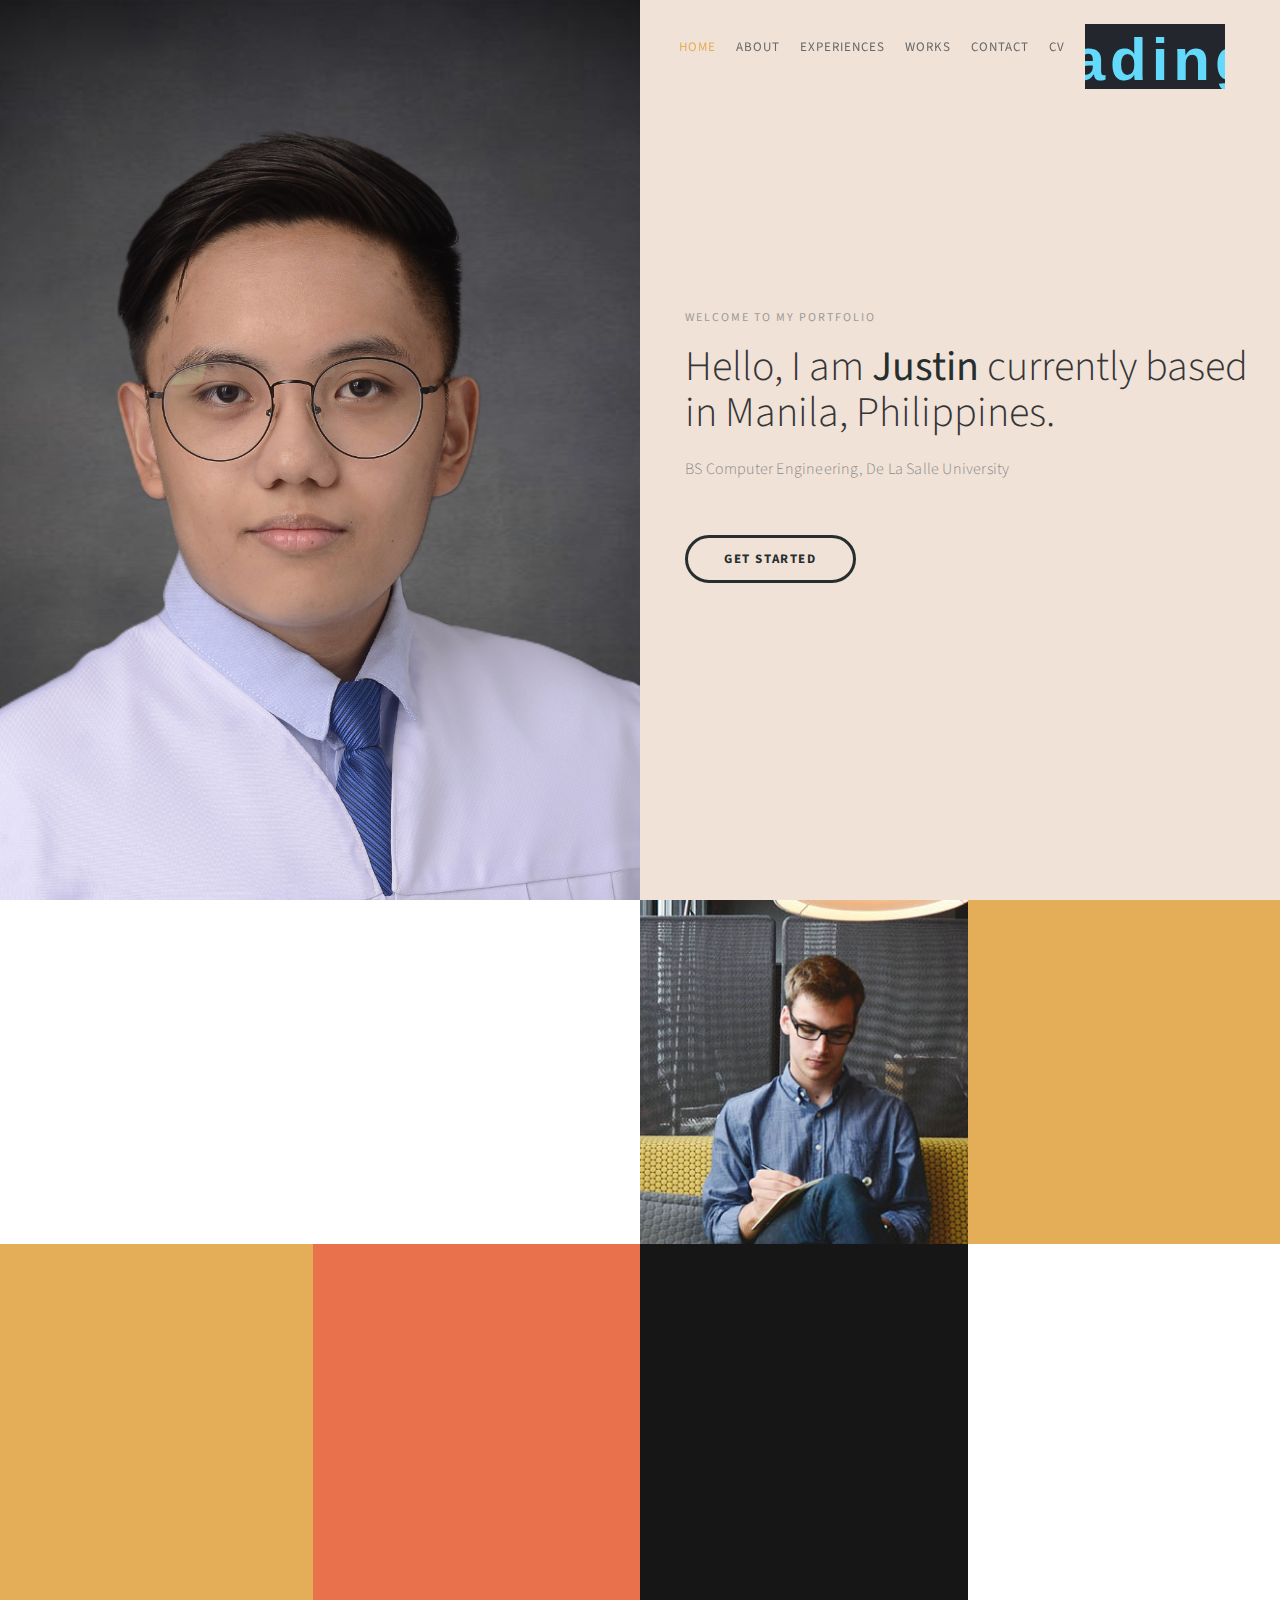
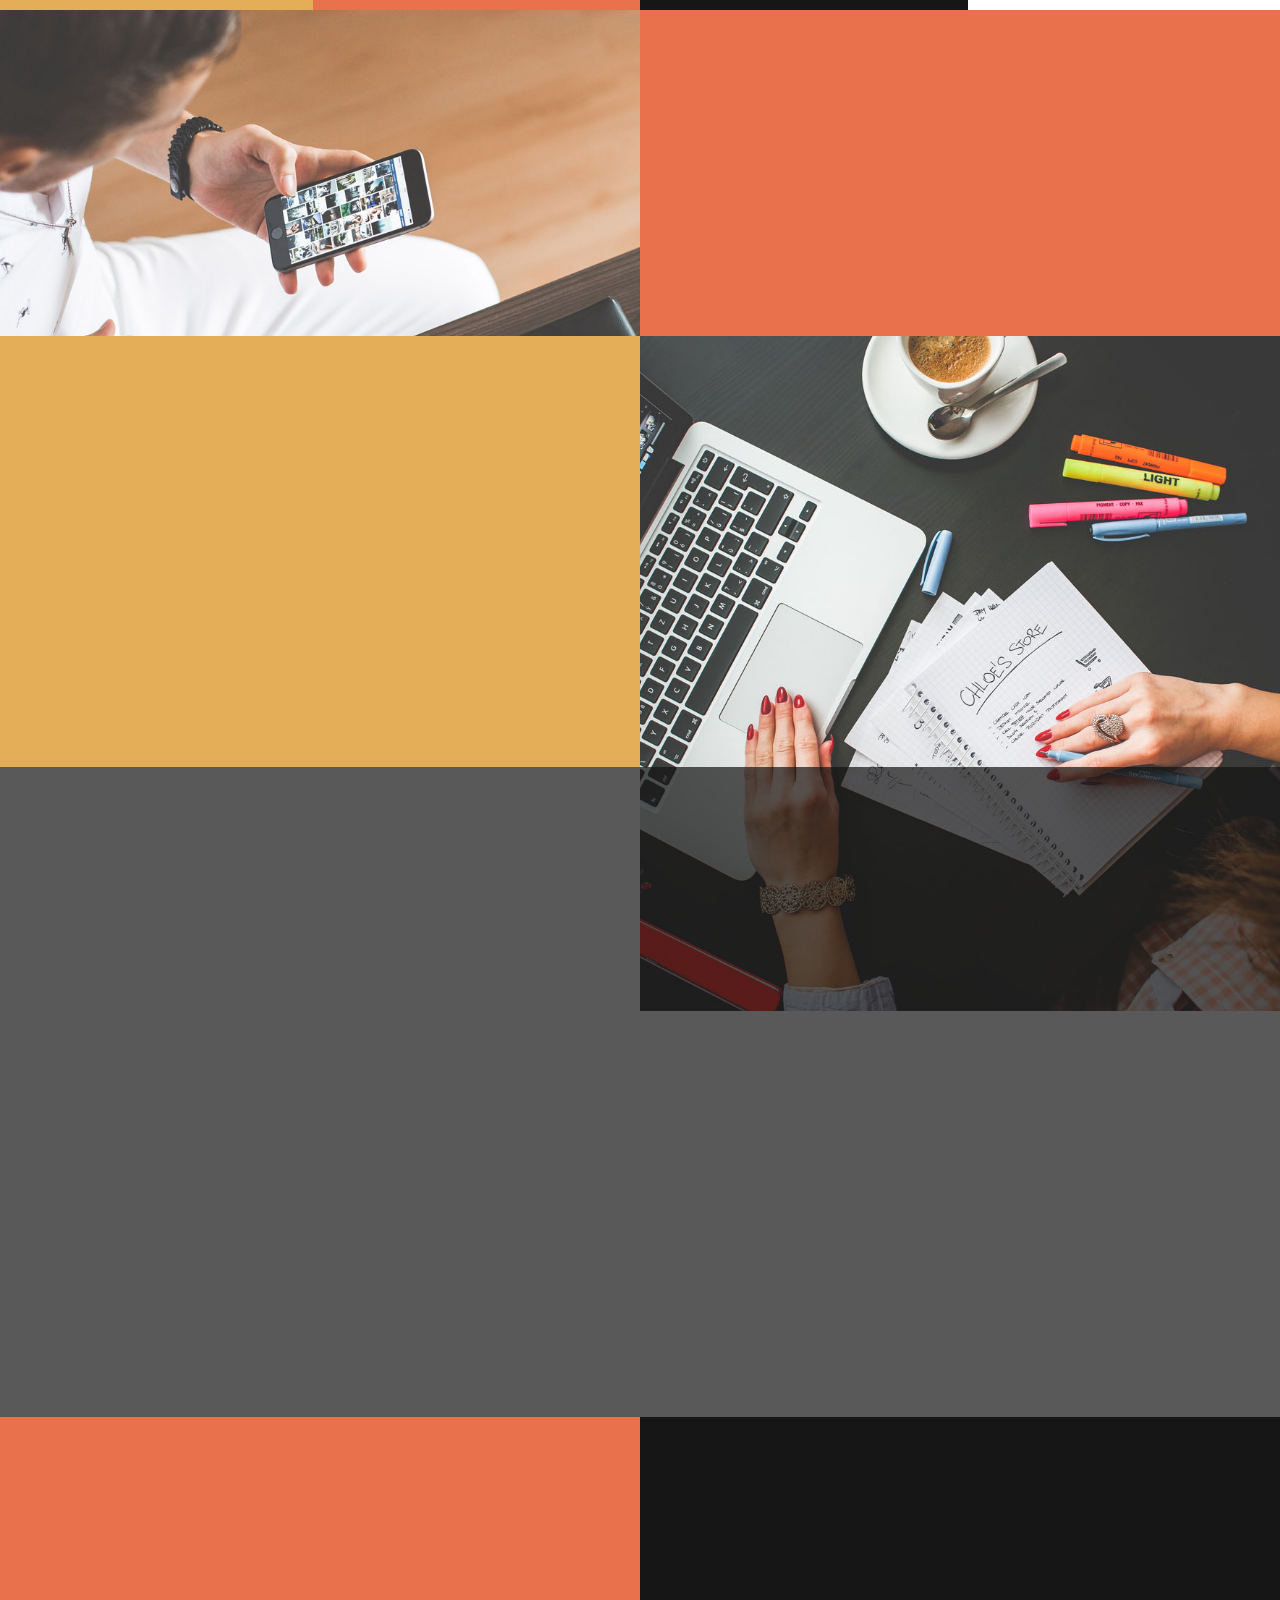
<file: index.html>
<!DOCTYPE html>
<html lang="en">

<head>

     <meta charset="UTF-8">
     <meta http-equiv="X-UA-Compatible" content="IE=Edge">
     <meta name="description" content="">
     <meta name="keywords" content="">
     <meta name="author" content="templatemo">
     <meta name="viewport" content="width=device-width, initial-scale=1, maximum-scale=1">

     <title>Justin Valenzuela's Portfolio</title>

     <link rel="stylesheet" href="css/bootstrap.min.css">
     <link rel="stylesheet" href="css/animate.css">
     <link rel="stylesheet" href="https://cdnjs.cloudflare.com/ajax/libs/font-awesome/6.4.0/css/all.min.css">
     <link rel="stylesheet" href="css/style.css">

     <link href="https://fonts.googleapis.com/css?family=Source+Sans+Pro:300,400,700" rel="stylesheet">

</head>

<body data-spy="scroll" data-target=".navbar-collapse" data-offset="50">


     <!-- PRE LOADER -->

     <div class="preloader">
          <div class="spinner">
               <span class="spinner-rotate"></span>
          </div>
     </div>


     <!-- Navigation Section -->

     <div class="navbar navbar-fixed-top custom-navbar" role="navigation">
          <div class="container">

               <div class="navbar-header">
                    <button class="navbar-toggle" data-toggle="collapse" data-target=".navbar-collapse">
                         <span class="icon icon-bar"></span>
                         <span class="icon icon-bar"></span>
                         <span class="icon icon-bar"></span>
                    </button>
               </div>

               <div class="row">
                    <div class="col-md-6 col-md-offset-6 col-sm-12">

                         <div class="collapse navbar-collapse">
                              <ul class="nav navbar-nav navbar-right">
                                   <li><a href="#home" class="smoothScroll">Home</a></li>
                                   <li><a href="#about" class="smoothScroll">About</a></li>
                                   <li><a href="#experience" class="smoothScroll">Experiences</a></li>
                                   <li><a href="#works" class="smoothScroll">Works</a></li>
                                   <li><a href="#contact" class="smoothScroll">Contact</a></li>
                                   <li><a href="#cv" class="smoothScroll">CV</a></li>

                                   <li style="padding-top: 12px; padding-left: 10px;">
                                        <iframe src="clock.html"
                                             style="border:none; width: 140px; height: 65px; overflow:hidden;"
                                             scrolling="no"></iframe>
                                   </li>
                              </ul>
                         </div>

                    </div>
               </div>
          </div>
     </div>


     <!-- Home Section -->

     <section id="home" class="parallax-section">
          <div class="container">
               <div class="row">

                    <div class="col-md-6 col-sm-6">
                         <div class="home-img"></div>
                    </div>

                    <div class="col-md-6 col-sm-6">
                         <div class="home-thumb">
                              <div class="section-title">
                                   <h4 class="wow fadeInUp" data-wow-delay="0.3s">Welcome to my portfolio</h4>
                                   <h1 class="wow fadeInUp" data-wow-delay="0.6s">Hello, I am <strong>Justin</strong>
                                        currently based in Manila, Philippines.</h1>
                                   <p class="wow fadeInUp" data-wow-delay="0.9s">BS Computer Engineering, De La Salle
                                        University

                                   </p>

                                   <a href="#about" class="wow fadeInUp smoothScroll section-btn btn btn-success"
                                        data-wow-delay="1.4s">Get Started</a>

                              </div>
                         </div>
                    </div>


               </div>
          </div>
     </section>


     <!-- About Section -->

     <section id="about" class="parallax-section">
          <div class="container">
               <div class="row">

                    <div class="col-md-6 col-sm-12">
                         <div class="about-thumb">
                              <div class="wow fadeInUp section-title" data-wow-delay="0.4s">
                                   <h1>Justin Miguel Salvador Valenzuela</h1>
                                   <p class="color-yellow">BS Computer Engineering</p>
                              </div>
                              <div class="wow fadeInUp" data-wow-delay="0.8s">
                                   <p>Born June 5, 2004 in Quezon City, Philippines</p>
                                   <p>My goal is to become a successful Computer Engineer and Businessman in the future.
                                   </p>
                              </div>
                         </div>
                    </div>

                    <div class="col-md-3 col-sm-6">
                         <div class="background-image about-img"></div>
                    </div>

                    <div class="bg-yellow col-md-3 col-sm-6">
                         <div class="skill-thumb">
                              <div class="wow fadeInUp section-title color-white" data-wow-delay="1.2s">
                                   <h1>My Skills</h1>
                                   <p class="color-white">Python, Java, C</p>
                              </div>

                              <div class=" wow fadeInUp skills-thumb" data-wow-delay="1.6s">
                                   <strong>Python</strong>
                                   <span class="color-white pull-right">90%</span>
                                   <div class="progress">
                                        <div class="progress-bar progress-bar-primary" role="progressbar"
                                             aria-valuenow="90" aria-valuemin="0" aria-valuemax="100"
                                             style="width: 90%;"></div>
                                   </div>

                                   <strong>Java</strong>
                                   <span class="color-white pull-right">70%</span>
                                   <div class="progress">
                                        <div class="progress-bar progress-bar-primary" role="progressbar"
                                             aria-valuenow="70" aria-valuemin="0" aria-valuemax="100"
                                             style="width: 70%;"></div>
                                   </div>

                                   <strong>C</strong>
                                   <span class="color-white pull-right">50%</span>
                                   <div class="progress">
                                        <div class="progress-bar progress-bar-primary" role="progressbar"
                                             aria-valuenow="50" aria-valuemin="0" aria-valuemax="100"
                                             style="width: 50%;"></div>
                                   </div>
                              </div>

                         </div>
                    </div>

               </div>
          </div>
     </section>


     <!-- Hobbies Section -->

     <section id="hobbies" class="parallax-section">
          <div class="container">
               <div class="row">

                    <div class="bg-yellow col-md-3 col-sm-6">
                         <div class="wow fadeInUp color-white hobbies-thumb" data-wow-delay="0.8s">
                              <i class="fa fa-gamepad"></i>
                              <h3>Video Games</h3>
                              <p class="color-white">I like to play League of Legends in my free time to reduce stress
                                   from school.</p>
                         </div>
                    </div>

                    <div class="col-md-3 col-sm-6">
                         <div class="wow fadeInUp color-white hobbies-thumb" data-wow-delay="1.2s">
                              <i class="fa fa-solid fa-dumbbell"></i>
                              <h3>Gym</h3>
                              <p class="color-white">I go to the gym regularly to stay fit and achieve my fitness goals.
                              </p>
                         </div>
                    </div>

                    <div class="bg-dark col-md-3 col-sm-6">
                         <div class="wow fadeInUp color-white hobbies-thumb" data-wow-delay="1.6s">
                              <i class="fa fa-solid fa-basketball"></i>
                              <h3>Sports</h3>
                              <p class="color-white">I also enjoy playing sports like basketball and running aside from
                                   going to the gym to stay active.</p>
                         </div>
                    </div>

                    <div class="bg-white col-md-3 col-sm-6">
                         <div class="wow fadeInUp hobbies-thumb" data-wow-delay="1.8s">
                              <i class="fa fa-brands fa-html5"></i>
                              <h3>Coding</h3>
                              <p>I try to practice coding regularly to improve my skills and gain more experience.</p>
                         </div>
                    </div>

               </div>
          </div>
     </section>


     <!-- Experience Section -->

     <section id="experience" class="parallax-section">
          <div class="container">
               <div class="row">

                    <div class="col-md-6 col-sm-6">
                         <div class="background-image experience-img"></div>
                    </div>

                    <div class="col-md-6 col-sm-6">
                         <div class="color-white experience-thumb">
                              <div class="wow fadeInUp section-title" data-wow-delay="0.8s">
                                   <h1>My Experiences</h1>
                              </div>

                              <div class="wow fadeInUp color-white media" data-wow-delay="1.2s">
                                   <div class="media-object media-left">
                                        <i class="fa fa-laptop"></i>
                                   </div>
                                   <div class="media-body">
                                        <h3 class="media-heading">Graphic Designer <small>2023 Jul - Present</small>
                                        </h3>
                                   </div>
                              </div>

                              <div class="wow fadeInUp color-white media" data-wow-delay="1.6s">
                                   <div class="media-object media-left">
                                        <i class="fa fa-laptop"></i>
                                   </div>
                                   <div class="media-body">
                                        <h3 class="media-heading">Fiverr Freelancer <small>2023 Oct - Present</small>
                                        </h3>
                                   </div>
                              </div>

                         </div>
                    </div>

               </div>
          </div>
     </section>


     <!-- Education Section -->

     <section id="education" class="parallax-section">
          <div class="container">
               <div class="row">

                    <div class="col-md-6 col-sm-6">
                         <div class="color-white education-thumb">
                              <div class="wow fadeInUp section-title" data-wow-delay="0.8s">
                                   <h1>My Education</h1>
                              </div>

                              <div class="wow fadeInUp color-white media" data-wow-delay="1.2s">
                                   <div class="media-object media-left">
                                        <i class="fa fa-laptop"></i>
                                   </div>
                                   <div class="media-body">
                                        <h3 class="media-heading">TD&S Hope Christian Academy <small>2008 - 20</small>
                                        </h3>
                                   </div>
                              </div>

                              <div class="wow fadeInUp color-white media" data-wow-delay="1.6s">
                                   <div class="media-object media-left">
                                        <i class="fa fa-laptop"></i>
                                   </div>
                                   <div class="media-body">
                                        <h3 class="media-heading">Falcon School <small>2015 - 2023</small></h3>
                                   </div>

                              </div>

                              <div class="wow fadeInUp color-white media" data-wow-delay="1.6s">
                                   <div class="media-object media-left">
                                        <i class="fa fa-laptop"></i>
                                   </div>
                                   <div class="media-body">
                                        <h3 class="media-heading">De La Salle University <small>2023 - Present</small>
                                        </h3>
                                        <p class="color-white">Bachelor of Science in Computer Engineering</p>
                                   </div>
                              </div>

                         </div>
                    </div>

                    <div class="col-md-6 col-sm-6">
                         <div class="background-image education-img"></div>
                    </div>

               </div>
          </div>
     </section>


     <!-- Works Section -->

<section id="works" class="parallax-section">
          <div class="overlay"></div>
          <div class="container">
               <div class="row">

                    <div class="col-md-offset-1 col-md-10 col-sm-12">
                         <i class="wow fadeInUp fa fa-star" data-wow-delay="0.6s"></i>
                         <h2 class="wow fadeInUp" data-wow-delay="0.8s">Alcatrem Website</h2>
                         <p class="wow fadeInUp" data-wow-delay="1s">2025</p>
                         
                         <h2 class="wow fadeInUp" data-wow-delay="0.8s">Physics Ball</h2>
                         <p class="wow fadeInUp" data-wow-delay="1s">2026</p>
                         <button id="toggle-ball-btn" class="section-btn btn btn-success wow fadeInUp" style="background-color: #ffcc00; color: #000; font-weight:bold;" data-wow-delay="1.2s ">
                             Play Physics Demo
                         </button>

                         <div id="ball-wrapper" style="display:none; margin-top: 30px; padding-bottom: 20px;">
                             <div id="court">
                                 <div id="ball"></div>
                             </div>
                             <div class="controls" style="margin-top: 15px;">
                                 <button id="reset-ball-btn" class="btn" style="background-color: #ffcc00; color: #000; font-weight:bold;">
                                     Throw Ball Again
                                 </button>
                             </div>
                         </div>
                    </div>

               </div>
          </div>
     </section>


     <!-- Contact Section -->

     <section id="contact" class="parallax-section">
          <div class="container">
               <div class="row">

                    <div class="col-md-6 col-sm-12">
                         <div class="contact-form">
                              <div class="wow fadeInUp section-title" data-wow-delay="0.2s">
                                   <h1 class="color-white">Contact me</h1>
                                   <p class="color-white">Feel free to message me anytime through the form below.</p>
                              </div>

                              <div id="contact-form">
                                   <form action="https://formsubmit.co/9996a7243a4bfaba563b73ab48a0fa82" method="POST"
                                        id="portfolio-contact-form" novalidate>

                                        <input type="hidden" name="_subject" value="New Message from Portfolio">
                                        <input type="hidden" name="_captcha" value="false">
                                        <input type="hidden" name="_autoresponse"
                                             value="Thank you for your message. I will get back to you shortly.">

                                        <div class="wow fadeInUp" data-wow-delay="1s">
                                             <input name="fullname" type="text" class="form-control" id="fullname"
                                                  placeholder="Your Name" required minlength="2">
                                             <small class="error-message text-danger" style="display:none;"></small>
                                        </div>

                                        <div class="wow fadeInUp" data-wow-delay="1.2s">
                                             <input name="email" type="email" class="form-control" id="email"
                                                  placeholder="Your Email" required>
                                             <small class="error-message text-danger" style="display:none;"></small>
                                        </div>

                                        <div class="wow fadeInUp" data-wow-delay="1.4s">
                                             <textarea name="message" rows="5" class="form-control" id="message"
                                                  placeholder="Write your message..." required
                                                  minlength="10"></textarea>
                                             <small class="error-message text-danger" style="display:none;"></small>
                                        </div>

                                        <div class="wow fadeInUp col-md-6 col-sm-8" data-wow-delay="1.6s">
                                             <input name="submit" type="submit" class="form-control" id="submit"
                                                  value="Send">
                                        </div>

                                        <div class="col-md-12 col-sm-12 wow fadeInUp" data-wow-delay="1.8s">
                                             <p id="form-feedback" class="text-center"
                                                  style="display:none; font-weight:bold; margin-top:10px;"></p>
                                        </div>
                                   </form>
                              </div>

                              <script src="js/app.js"></script>

                         </div>
                    </div>

                    <div class="bg-dark col-md-6 col-sm-6">
                         <div class="contact-thumb">
                              <div class="wow fadeInUp contact-info" data-wow-delay="0.6s">
                                   <h3 class="color-white">Visit my office</h3>
                                   <p>123 Street, Manila, Philippines</p>
                              </div>

                              <div class="wow fadeInUp contact-info" data-wow-delay="0.8s">
                                   <h3 class="color-white">Contact Details</h3>
                                   <p><i class="fa fa-phone"></i> +63 123 123 1234</p>
                                   <p><i class="fa fa-regular fa-envelope"></i> <a
                                             href="mailto:hello@company.co">abcd@gmail.com</a></p>
                              </div>

                         </div>
                    </div>

               </div>
          </div>
     </section>

     <!-- CV Section -->

     <section id="cv">
          <div class="container">
               <div class="cv-flex-container">

                    <div class="cv-title-block wow fadeInUp" data-wow-delay="0.2s">

                         <div class="cv-img-wrapper">
                              <img src="img/home-img.jpg" alt="Justin Valenzuela" class="cv-profile-pic">
                         </div>
                         <h1 class="color-white">Curriculum Vitae</h1>
                         <p class="color-yellow">Computer Engineering | Graphic Design | Freelance</p>
                    </div>

                    <div class="cv-content-row">
                         <div class="cv-column wow fadeInUp" data-wow-delay="0.4s">
                              <div class="cv-card">
                                   <h3 class="color-yellow"><i class="fa fa-graduation-cap"></i> Education</h3>
                                   <div class="cv-item">
                                        <h4>De La Salle University</h4>
                                        <small>2023 - Present</small>
                                        <p>BS Computer Engineering</p>
                                   </div>
                                   <div class="cv-item">
                                        <h4>Falcon School</h4>
                                        <small>2015 - 2023</small>
                                   </div>
                                   <div class="cv-item">
                                        <h4>TD&S Hope Christian Academy</h4>
                                        <small>2008 - 2015</small>
                                   </div>
                              </div>
                         </div>

                         <div class="cv-column wow fadeInUp" data-wow-delay="0.6s">
                              <div class="cv-card">
                                   <h3 class="color-yellow"><i class="fa fa-briefcase"></i> Experience</h3>
                                   <div class="cv-item">
                                        <h4>Fiverr Freelancer</h4>
                                        <small>Oct 2023 - Present</small>
                                        <p>Handling global design contracts and digital asset creation.</p>
                                   </div>
                                   <div class="cv-item">
                                        <h4>Graphic Designer</h4>
                                        <small>Jul 2023 - Present</small>
                                        <p>Specializing in brand identity and visual communication.</p>
                                   </div>
                              </div>
                         </div>
                    </div>

                    <div class="cv-content-row">
                         <div class="cv-column wow fadeInUp" data-wow-delay="0.8s">
                              <div class="cv-card">
                                   <h3 class="color-yellow"><i class="fa fa-code-fork"></i> Featured Project</h3>
                                   <div class="cv-item">
                                        <h4>Alcatrem Website</h4>
                                        <small>Frontend Developer | 2025</small>
                                        <p>Led the user interface development, focusing on responsive layouts and
                                             interactive components to ensure a seamless user experience.</p>
                                        <hr style="border-color: #333;">
                                        <h4 style="font-size: 14px;">Technical Focus:</h4>
                                        <p>Modular CSS, Bootstrap Grid System, Flexbox Architecture, and UI
                                             Optimization.</p>
                                   </div>
                              </div>
                         </div>

                         <div class="cv-column wow fadeInUp" data-wow-delay="1.0s">
                              <div class="cv-card">
                                   <h3 class="color-yellow"><i class="fa fa-users"></i> References</h3>
                                   <div class="ref-item">
                                        <h4>Dr. Elena Sterling</h4>
                                        <p>"Exceptional aptitude in complex logic circuit design."</p>
                                   </div>
                                   <div class="ref-item">
                                        <h4>Marcus Thorne</h4>
                                        <p>"Professional polish rare for a student freelancer."</p>
                                   </div>
                                   <div class="ref-item">
                                        <h4>Sarah Jenkins</h4>
                                        <p>"His contribution to Alcatrem was pivotal."</p>
                                   </div>
                              </div>
                         </div>
                    </div>

               </div>

          </div>
          </div>
     </section>


     <!-- Footer Section -->

     <references>
          <section id="references" class="parallax-section"></section>
          <div class="container">
               <div class="row">

                    <div class="col-md-12 col-sm-12">
                         <div class="wow fadeInUp footer-copyright" data-wow-delay="1.8s">
                              <p>Copyright &copy; 2016 Your Company

                                   | Design: <a href="http://www.google.com/+templatemo" target="_parent">templatemo</a>
                              </p>
                         </div>
                         <ul class="wow fadeInUp social-icon" data-wow-delay="2s">
                              <li><a href="#" class="fa fa-brands fa-facebook"></a></li>
                              <li><a href="#" class="fa fa-brands fa-twitter"></a></li>
                              <li><a href="#" class="fa fa-brands fa-google-plus"></a></li>
                              <li><a href="#" class="fa fa-brands fa-dribbble"></a></li>
                              <li><a href="#" class="fa fa-brands fa-linkedin"></a></li>
                              <p>Pipeline HTML CSS Template: http://www.templatemo.com/tm-498-stimulus</p>
                              <p>Bootsrap: http://getbootstrap.com/</p>
                              <p>Images: http://startupstockphotos.com/</p>
                         </ul>
                    </div>

               </div>
          </div>
          </footer>

          <!-- SCRIPTS -->

          <script src="js/jquery.js"></script>
          <script src="js/bootstrap.min.js"></script>
          <script src="js/jquery.parallax.js"></script>
          <script src="js/smoothscroll.js"></script>
          <script src="js/wow.min.js"></script>
          <script src="js/custom.js"></script>

</body>

</html>
</file>
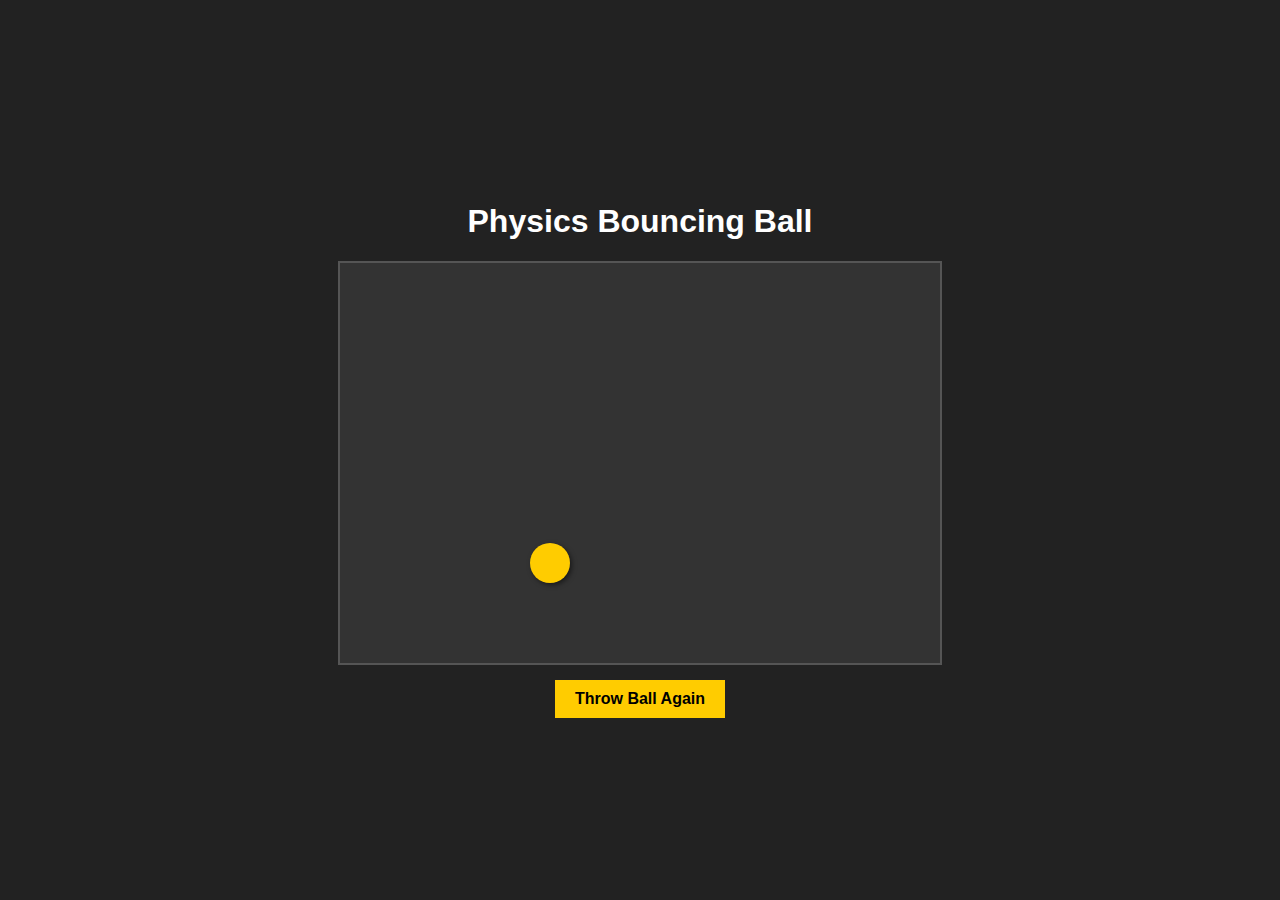
<file: ball.html>
<!DOCTYPE html>
<html lang="en">
<head>
    <meta charset="UTF-8">
    <meta name="viewport" content="width=device-width, initial-scale=1.0">
    <title>Natural Bouncing Ball</title>
    <style>
        body {
            font-family: Arial, sans-serif;
            background-color: #222;
            display: flex;
            flex-direction: column;
            align-items: center;
            justify-content: center;
            height: 100vh;
            margin: 0;
            color: white;
        }

        #court {
            width: 600px;
            height: 400px;
            background-color: #333;
            border: 2px solid #555;
            position: relative; /* Needed for absolute positioning of the ball */
            overflow: hidden;
        }

        #ball {
            width: 40px;
            height: 40px;
            background-color: #ffcc00; /* Tennis ball color */
            border-radius: 50%;
            position: absolute;
            /* Start position */
            top: 20px;
            left: 20px;
            box-shadow: 2px 2px 5px rgba(0,0,0,0.5);
        }

        .controls {
            margin-top: 15px;
        }

        button {
            padding: 10px 20px;
            background-color: #ffcc00;
            border: none;
            cursor: pointer;
            font-weight: bold;
            font-size: 16px;
        }
        
        button:hover {
            background-color: #e6b800;
        }
    </style>
</head>
<body>

    <h1>Physics Bouncing Ball</h1>
    
    <div id="court">
        <div id="ball"></div>
    </div>

    <div class="controls">
        <button onclick="resetBall()">Throw Ball Again</button>
    </div>

    <script>
        const ball = document.getElementById("ball");
        const court = document.getElementById("court");

        // --- Configuration ---
        const ballSize = 40;
        const courtWidth = 600;
        const courtHeight = 400;

        // --- Physics Variables ---
        let x = 20;       // Horizontal Position
        let y = 20;       // Vertical Position
        let vx = 5;       // Horizontal Velocity (Speed)
        let vy = 0;       // Vertical Velocity
        
        // "Gravity" adds to vertical velocity every frame
        const gravity = 0.8; 
        
        // "Friction" reduces speed when hitting walls/floor (0.8 = 80% energy kept)
        const friction = 0.8; 

        // --- The Animation Loop ---
        setInterval(() => {
            // 1. Apply Physics
            vy += gravity; // Gravity pulls the ball down (increases Y speed)
            
            x += vx; // Move horizontally
            y += vy; // Move vertically

            // 2. Floor Collision (Bounce)
            // If ball hits the bottom...
            if (y + ballSize > courtHeight) {
                y = courtHeight - ballSize; // Reset position so it doesn't get stuck
                vy *= -friction; // Reverse direction and lose some energy
            }

            // 3. Wall Collision
            // If ball hits Right wall
            if (x + ballSize > courtWidth) {
                x = courtWidth - ballSize;
                vx *= -friction; // Reverse horizontal direction
            }
            // If ball hits Left wall
            else if (x < 0) {
                x = 0;
                vx *= -friction;
            }

            // 4. Ceiling Collision
            if (y < 0) {
                y = 0;
                vy *= -friction;
            }

            // 5. Update HTML Element
            ball.style.left = x + "px";
            ball.style.top = y + "px";

        }, 20); // Updates every 20ms (50 frames per second)

        // Function to reset the ball to top-left with random speed
        function resetBall() {
            x = 20;
            y = 20;
            vx = Math.random() * 10 + 2; // Random speed between 2 and 12
            vy = 0;
        }
    </script>

</body>
</html>
</file>
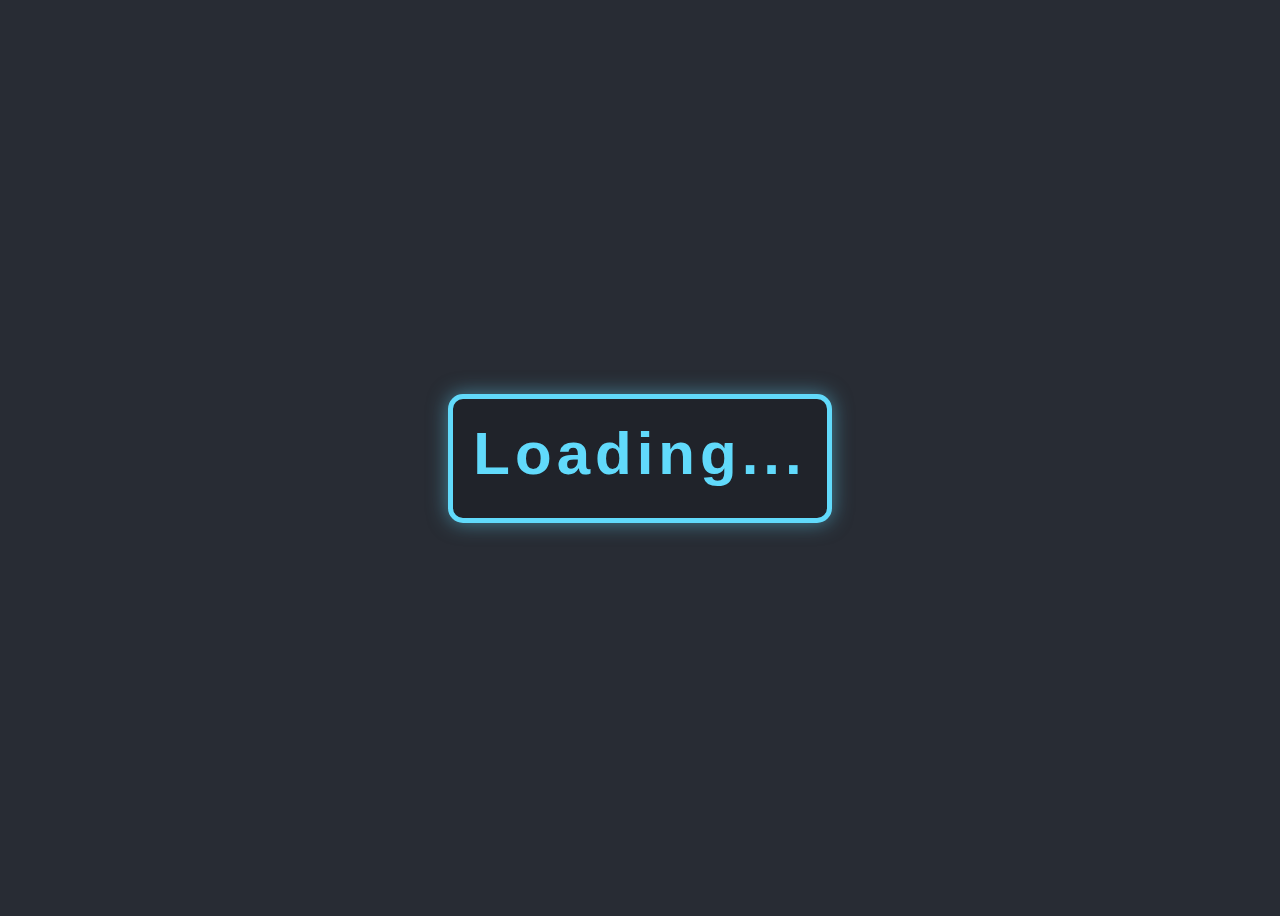
<file: clock.html>
<!DOCTYPE html>
<html>
<head>
    <title>Dynamic Clock and Greeting</title>
    <style>
        /* Use CSS to make the clock look nice (fonts, colors, borders, background) [cite: 163] */
        body {
            font-family: 'Arial', sans-serif;
            display: flex;
            justify-content: center;
            align-items: center;
            height: 100vh;
            background-color: #282c34;
            color: white;
            flex-direction: column;
        }
        
        #clock-container {
            border: 5px solid #61dafb;
            padding: 20px;
            border-radius: 15px;
            background-color: #20232a;
            box-shadow: 0 0 20px rgba(97, 218, 251, 0.5);
            text-align: center;
        }

        #clock {
            font-size: 60px;
            font-weight: bold;
            letter-spacing: 5px;
            color: #61dafb;
        }

        #date-display {
            font-size: 24px;
            margin-top: 10px;
            color: #abb2bf;
        }
    </style>
</head>
<body>

    <div id="clock-container">
        <div id="clock">Loading...</div>
        <div id="date-display"></div>
    </div>

    <script>
        // Breakdown: Check current time when page loads [cite: 156]
        function greetUser() {
            let now = new Date(); // [cite: 169]
            let hour = now.getHours(); // [cite: 170]
            let greeting = "";

            // Logic based on the hour to display appropriate greeting 
            if (hour >= 5 && hour < 12) {
                greeting = "Good Morning!"; // [cite: 158]
            } else if (hour >= 12 && hour < 18) {
                greeting = "Good Afternoon!"; // [cite: 159]
            } else if (hour >= 18 && hour < 22) {
                greeting = "Good Evening!"; // [cite: 160]
            } else {
                greeting = "Good Night!"; // [cite: 161]
            }

            // Use appropriate dialog boxes for wishing the user [cite: 154]
            alert(greeting);
        }

        // Display a live digital clock that updates every second 
        function startClock() {
            setInterval(() => {
                let now = new Date();
                
                // Format time as HH:MM:SS
                let timeString = now.toLocaleTimeString();
                
                // Format date as Day, Month Date, Year
                let dateString = now.toLocaleDateString(undefined, { 
                    weekday: 'long', 
                    year: 'numeric', 
                    month: 'long', 
                    day: 'numeric' 
                });

                document.getElementById("clock").innerText = timeString;
                document.getElementById("date-display").innerText = dateString;
            }, 1000); // Updates every 1000ms (1 second)
        }

        // Run the greeting and start the clock when the script loads
        // Using setTimeout for the alert ensures the background renders first in some browsers
        setTimeout(greetUser, 100);
        startClock();

    </script>
</body>
</html>
</file>
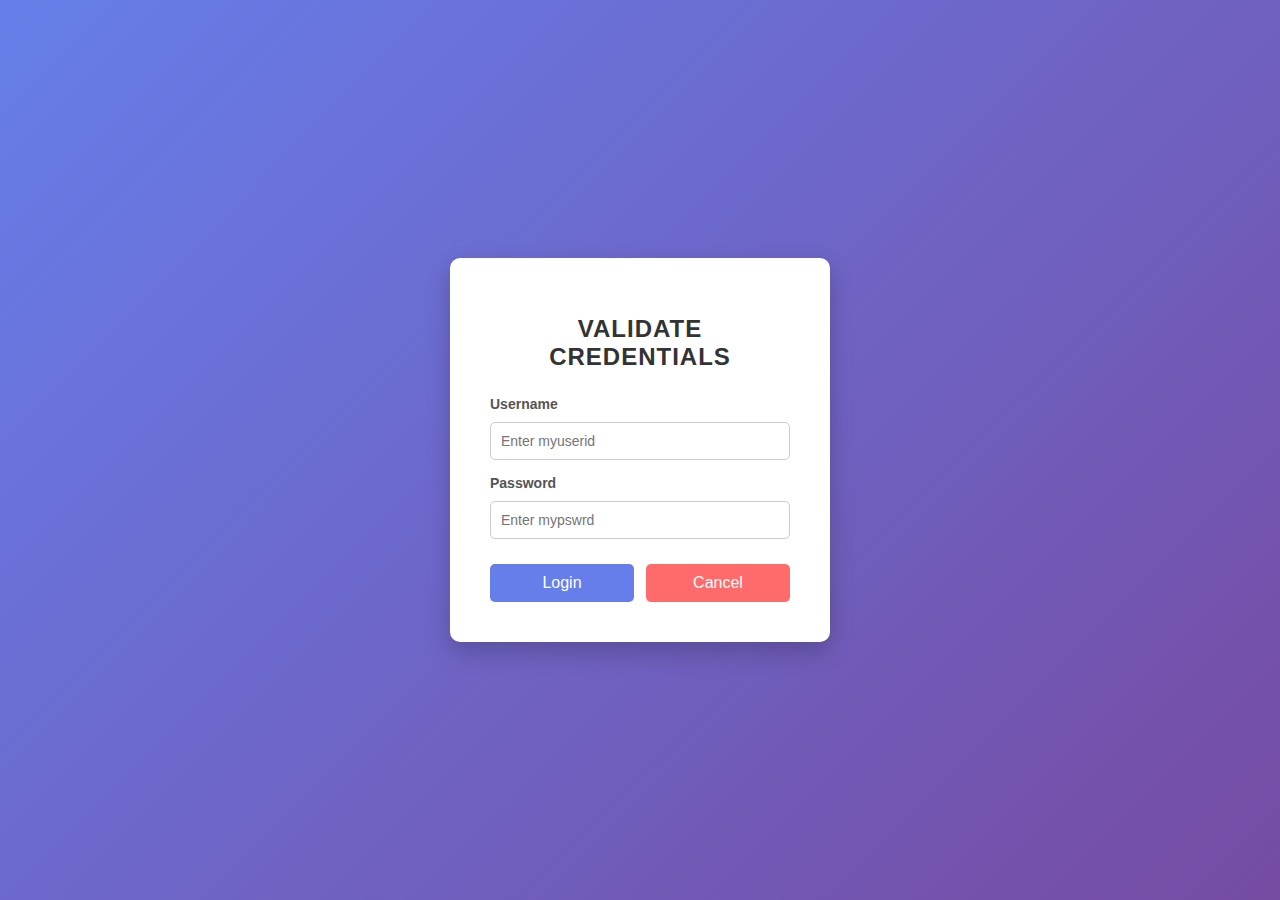
<file: login.html>
<!DOCTYPE html>
<html>
<head>
    <title>Login Page</title>
    <style>
        /* General Page Styling */
        body {
            font-family: 'Segoe UI', Tahoma, Geneva, Verdana, sans-serif;
            background: linear-gradient(135deg, #667eea 0%, #764ba2 100%); /* Modern gradient background */
            height: 100vh;
            margin: 0;
            display: flex;
            justify-content: center; /* Center horizontally */
            align-items: center;     /* Center vertically */
        }

        /* Form Container (Card Style) */
        .login-container {
            background-color: white;
            padding: 40px;
            border-radius: 10px;     /* Rounded corners */
            box-shadow: 0 10px 25px rgba(0,0,0,0.2); /* Soft shadow for depth */
            width: 300px;
            text-align: center;
        }

        /* Heading Styling */
        h1 {
            color: #333;
            margin-bottom: 20px;
            font-size: 24px;
            text-transform: uppercase;
            letter-spacing: 1px;
        }

        /* Input Fields Styling */
        input[type="text"], input[type="password"] {
            width: 100%;
            padding: 10px;
            margin: 10px 0;
            border: 1px solid #ccc;
            border-radius: 5px;
            box-sizing: border-box; /* Ensures padding doesn't widen the element */
            font-size: 14px;
        }

        /* Focus effect for inputs */
        input[type="text"]:focus, input[type="password"]:focus {
            border-color: #764ba2;
            outline: none;
        }

        /* Button Styling */
        input[type="button"], input[type="reset"] {
            width: 48%;
            padding: 10px;
            margin-top: 15px;
            border: none;
            border-radius: 5px;
            font-size: 16px;
            cursor: pointer;
            transition: 0.3s;
        }

        /* Specific Button Colors */
        input[type="button"] {
            background-color: #667eea;
            color: white;
            float: left;
        }

        input[type="button"]:hover {
            background-color: #5a6fd6;
        }

        input[type="reset"] {
            background-color: #ff6b6b;
            color: white;
            float: right;
        }

        input[type="reset"]:hover {
            background-color: #ee5253;
        }

        /* Labels */
        label {
            float: left;
            font-weight: bold;
            color: #555;
            font-size: 14px;
            margin-top: 5px;
        }

        /* Clearfix to fix float issues */
        .clearfix::after {
            content: "";
            clear: both;
            display: table;
        }
    </style>

    <script language="javascript">
        /* function to check userid & password */
        function check(form) {
            /* the following code checks whether the entered userid and password are matching */
            if(form.userid.value == "12314374" && form.pswrd.value == "password") {
                /* opens the target page while Id & password matches */
                window.open("https://migeru65.github.io/my-website/", "_blank");
            } else {
                /* displays error message */
                alert("Error Password or Username");
            }
        }
    </script>
</head>
<body>

    <div class="login-container">
        <h1>Validate Credentials</h1>
        <form name="login">
            <label>Username</label>
            <input type="text" name="userid" placeholder="Enter myuserid" />
            
            <label>Password</label>
            <input type="password" name="pswrd" placeholder="Enter mypswrd" />
            
            <div class="clearfix">
                <input type="button" onclick="check(this.form)" value="Login" />
                <input type="reset" value="Cancel" />
            </div>
        </form>
    </div>

</body>
</html>
</file>
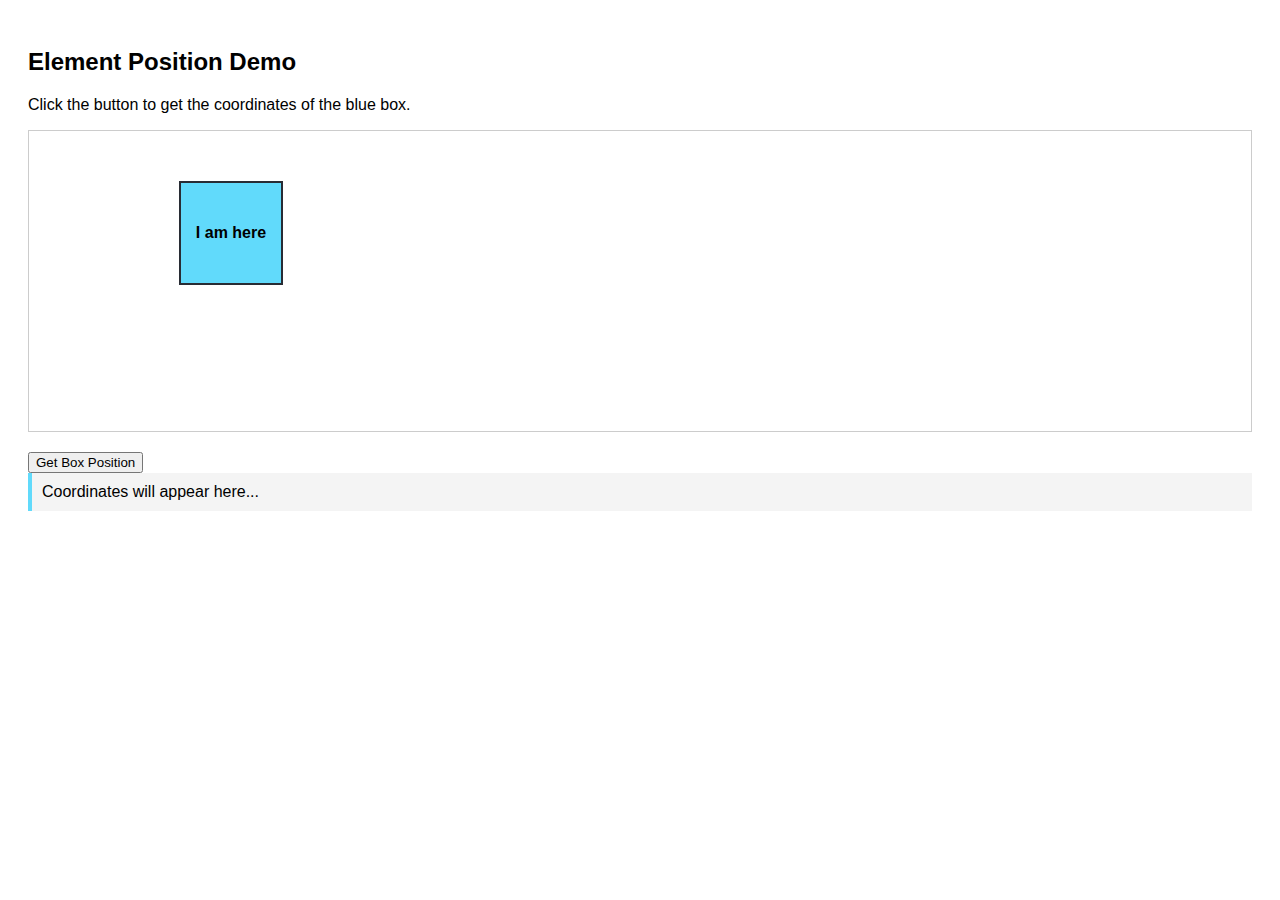
<file: position.html>
<!DOCTYPE html>
<html lang="en">
<head>
    <meta charset="UTF-8">
    <meta name="viewport" content="width=device-width, initial-scale=1.0">
    <title>Get Element Position</title>
    <style>
        body {
            font-family: Arial, sans-serif;
            padding: 20px;
        }
        
        #container {
            height: 300px;
            border: 1px solid #ccc;
            position: relative;
            margin-bottom: 20px;
        }

        #box {
            width: 100px;
            height: 100px;
            background-color: #61dafb;
            border: 2px solid #282c34;
            /* Placing the box somewhere specific to test coordinates */
            position: absolute;
            top: 50px;
            left: 150px;
            display: flex;
            align-items: center;
            justify-content: center;
            font-weight: bold;
        }

        .output {
            background: #f4f4f4;
            padding: 10px;
            border-left: 4px solid #61dafb;
        }
    </style>
</head>
<body>

    <h2>Element Position Demo</h2>
    <p>Click the button to get the coordinates of the blue box.</p>

    <div id="container">
        <div id="box">I am here</div>
    </div>

    <button onclick="getBoxPosition()">Get Box Position</button>

    <div id="output" class="output">
        Coordinates will appear here...
    </div>

    <script>
        function getBoxPosition() {
            // 1. Select the element
            let box = document.getElementById("box");

            // 2. Get the position object
            // getBoundingClientRect returns the size and position relative to the viewport
            let position = box.getBoundingClientRect();

            // 3. Log to console as requested
            console.log("Left:", position.left, "Top:", position.top);

            // 4. Display on screen for user visibility
            let outputDiv = document.getElementById("output");
            outputDiv.innerHTML = `
                <strong>Console Log Generated:</strong><br>
                Left (X): ${position.left}px <br>
                Top (Y): ${position.top}px <br>
                Width: ${position.width}px <br>
                Height: ${position.height}px
            `;
        }
    </script>

</body>
</html>
</file>
<file: css/style.css>
/*

Stimulus Template

http://www.templatemo.com/tm-498-stimulus

*/

body {
	background: #ffffff;
    font-family: 'Source Sans Pro', sans-serif;
    font-style: normal;
	font-weight: 300;
    overflow-x: hidden;
}

html,body {
  width: 100%;
  height: 100%;
}


/*---------------------------------------
    Typorgraphy              
-----------------------------------------*/

h1,h2,h3,h4,h5,h6 {
  font-style: normal;
  font-weight: 300;
}

h1,h2,h3 {
  font-weight: 300;
}

h1 {
  font-size: 42px;
  padding-bottom: 14px;
  margin-bottom: 0px;
}

h2 {
  font-size: 42px;
  line-height: 52px;
  margin-top: 0px;
}

h3 {
  font-size: 26px;
  line-height: 32px;
  padding-bottom: 6px;
}

h4 {
  color: #999;
  font-size: 12px;
  font-weight: normal;
  letter-spacing: 2px;
  text-transform: uppercase;
  padding-top: 6px;
}

h5 {
  color: #666666;
}

strong {
  color: #232B2B;
  font-weight: normal;
}

p {
    color: #888;
    font-size: 16px;
    font-weight: 300;
    line-height: 28px;
    letter-spacing: 0.2px;
}

.section-btn {
  background-color: transparent;
  border: 3px solid #232B2B;
  border-radius: 100px;
  color: #232B2B;
  font-size: 13px;
  font-weight: bold;
  letter-spacing: 1.6px;
  padding: 12px 36px;
  margin-top: 42px;
  transition: all 0.4s ease-in-out;
  text-transform: uppercase;
}

.section-btn:hover {
  background: #E3AE57;
  border-color: transparent;
  color: #ffffff;
}

.btn-success:focus {
  background-color: #000;
  border-color: transparent;
}

.parallax-section {
  background-attachment: fixed !important;
  background-size: cover !important;
}

.section-title {
  position: relative;
  padding-bottom: 22px;
}

#about,
#hobbies,
#experience,
#education,
#contact {
  position: relative;
}

#home .container,
#about .container, 
#experience .container,
#hobbies .container,
#education .container,
#contact .container {
  width: 100%;
  padding: 0;
  margin: 0;
}

#experience .experience-thumb,
#education .education-thumb  {
  padding: 22px 42px 42px 42px;
}

#hobbies,
#works,
references {
  text-align: center;
}

#experience,
#education {
  background: #E9724C;
}

.background-image {
    background-position: 50% 50% !important;
    background-size: cover !important;
    width: 100%;
    height: 100%;
    min-height: 75vh;
    position: absolute;
    top: 0;
    right: 0;
    bottom: 0;
    left: 0;
}

.color-white {
  color: #ffffff;
}

.color-yellow {
  color: #E3AE57;
}

.bg-yellow {
  background: #E3AE57;
}

.bg-white {
  background: #ffffff;
}

.bg-dark {
  background: #161616;
}



/*---------------------------------------
    General               
-----------------------------------------*/

html{
  -webkit-font-smoothing: antialiased;
}

a {
  color: #E3AE57;
  -webkit-transition: 0.5s;
  -o-transition: 0.5s;
  transition: 0.5s;
  text-decoration: none !important;
}
a:hover, a:active, a:focus {
  color: #E3AE57;
  outline: none;
}

* {
  -webkit-box-sizing: border-box;
  -moz-box-sizing: border-box;
  box-sizing: border-box;
}

*:before,
*:after {
  -webkit-box-sizing: border-box;
  -moz-box-sizing: border-box;
  box-sizing: border-box;
}



/*---------------------------------------
    Preloader section              
-----------------------------------------*/

.preloader {
  position: fixed;
  top: 0;
  left: 0;
  width: 100%;
  height: 100%;
  z-index: 99999;
  display: flex;
  background: none repeat scroll 0 0 #ffffff;
  display: grid;
  place-items: center;
}

.spinner {
  border: 1px solid transparent;
  border-radius: 5px;
  position: relative;
}

.spinner:before {
  content: '';
  box-sizing: border-box;
  position: absolute;
  top: 50%;
  left: 50%;
  width: 30px;
  height: 30px;
  margin-top: -10px;
  margin-left: -10px;
  border-radius: 50%;
  border: 2px solid #E3AE57;
  border-top-color: #f9f9f9;
  animation: spinner .6s linear infinite;
}

@-webkit-@keyframes spinner {
  to {transform: rotate(360deg);}
}

@keyframes spinner {
  to {transform: rotate(360deg);}
}



/*---------------------------------------
    Navigation section              
-----------------------------------------*/

.custom-navbar {
    margin-bottom: 0;
    background-color: #ffffff;
}

.custom-navbar .navbar-brand {
    color: #333;
	text-shadow: 1px 1px #fff;
    font-weight: bold;
    font-size: 24px;
    line-height: 35px;
    letter-spacing: 1px;
}

.custom-navbar .nav li a {
    color: #666;
    font-size: 14px;
    font-weight: 400;
    letter-spacing: 1px;
    text-transform: uppercase;
    line-height: 40px;
    transition: all 0.4s ease-in-out;
}

.custom-navbar .nav li a:hover {
    background: transparent;
    color: #E3AE57;
}

.custom-navbar .navbar-nav > li > a:hover,
.custom-navbar .navbar-nav > li > a:focus {
  background-color: transparent;
}

.custom-navbar .nav li.active > a {
    background-color: transparent;
    color: #E3AE57;
}

.custom-navbar .navbar-toggle {
    border: none;
    padding-top: 10px;
}

.custom-navbar .navbar-toggle {
    background-color: transparent;
}

.custom-navbar .navbar-toggle .icon-bar {
    background: #E3AE57;
    border-color: transparent;
}

@media(min-width:768px) {
    .custom-navbar {
        padding: 12px 0;
        border-bottom: 0;
        background: 0 0; 
    }
    .custom-navbar.top-nav-collapse {
        background: #ffffff;
        box-shadow: 0px 2px 8px 0px rgba(50, 50, 50, 0.08);
        padding: 0;
    }

}



/*---------------------------------------
    Home section              
-----------------------------------------*/

#home h1 {
  padding-bottom: 18px;
}

#home .col-md-6 {
  background: #f1e2d7;
/* light blue color: #c3eafd; */
  padding-right: 0;
  padding-left: 0;
}

#home .home-img {
  background: url("../img/home-img.jpg") no-repeat;
  background-size: cover;
  background-position: 50% 50%;
  width: 100%;
  height: 100vh;
}

#home .home-thumb {
  display: -webkit-box;
  display: -webkit-flex;
  display: -ms-flexbox;
  display: flex;
  -webkit-box-align: center;
  -webkit-align-items: center;
  -ms-flex-align: center;
  align-items: center;
  height: 100vh;
  padding: 0 45px 0 45px;
}



/*---------------------------------------
   About section              
-----------------------------------------*/

#about .about-img {
    background: url('../img/about-img.jpg') no-repeat;
}

#about .about-thumb,
#about .skill-thumb {
  padding: 22px 32px 32px 32px;
}

#about .progress {
  background: #ffffff;
  border-radius: 0px;
  box-shadow: none;
  height: 2px;
}

#about .progress-bar-primary {
  background: #232B2B;
}

#about strong,
#about span {
  font-weight: bold;
  display: inline-block;
  padding-bottom: 8px;
}



/*---------------------------------------
    Hobbies section              
-----------------------------------------*/

#hobbies {
  background: #E9724C;
}

#hobbies p {
  font-size: 18px;
  line-height: 30px;
}

#hobbies .hobbies-thumb {
  padding: 52px 22px 52px 22px;
}

#hobbies .hobbies-thumb .fa {
  font-size: 42px;
  padding-bottom: 22px;
}



/*---------------------------------------
    Experience section              
-----------------------------------------*/

#experience .experience-img {
  background: url('../img/experience-img.jpg') no-repeat;
}

#experience .media-heading {
  margin-bottom: 0px;
}

#experience .media .fa {
  font-size: 42px;
  margin-right: 14px;
}

#experience small {
  color: #633;
  font-weight: bold;
}

/*---------------------------------------
    Education section              
-----------------------------------------*/

#education {
  background: #E3AE57;
}

#education .education-img {
  background: url('../img/education-img.jpg') no-repeat;
}

#education .media-heading {
  margin-bottom: 0px;
}

#education .media .fa {
  font-size: 42px;
  margin-right: 14px;
}

#education small {
  color: #886D1E;
  font-weight: bold;
}



/*---------------------------------------
   Works section              
-----------------------------------------*/

#works {
    background: url('../img/works-bg.jpg') 50% 0 repeat-y fixed;
    background-size: cover;
    background-position: center center;
    color: #ffffff;
    position: relative;
    padding: 100px 0px;
}

#works .overlay {
    background: #121212;
    width: 100%;
    height: 100%;
    position: absolute;
    top: 0;
    opacity: 0.7;
}

#works .fa {
  font-size: 42px;
  margin-top: 32px;
  margin-bottom: 22px;
}

#works p {
  padding-top: 32px;
}


/*---------------------------------------
    Contact section              
-----------------------------------------*/

#contact {
  background: #E9724C;
}

#contact .contact-form,
#contact .contact-thumb {
  padding: 22px 32px 22px 32px;
  min-height: 75vh;
}

#contact .contact-img {
  background: url('../img/contact-img.jpg') no-repeat;
  min-height: 75vh;
}

#contact .contact-info {
  padding-top: 6px;
  padding-bottom: 6px;
}

#contact .form-control::-moz-placeholder{color:#ffffff;opacity:1}
#contact .form-control:-ms-input-placeholder{color:#ffffff}
#contact .form-control::-webkit-input-placeholder{color:#ffffff}

#contact .form-control {
  background: transparent;
  border: none;
  border-bottom: 1px solid #E3AE57;
  border-radius: 0px;
  box-shadow: none;
  color: #ffffff;
  font-size: 18px;
  margin-top: 10px;
  margin-bottom: 25px;
  transition: all 0.4s ease-in-out;
}

#contact .form-control:focus {
  border-bottom-color: #ffffff;
}

#contact input {
  height: 45px;
}

#contact input[type="submit"] {
  background: #ffffff;
  border: 2px solid transparent;
  border-radius: 40px;
  color: #161616;
  padding-bottom: 10px;
}

#contact input[type="submit"]:hover {
  background: transparent;
  border-color: #ffffff;
  color: #ffffff;
}

#contact .fa {
  padding-right: 10px;
}

/*---------------------------------------
   CV section              
-----------------------------------------*/
#cv {
    background-color: #000000;
    padding: 100px 0;
    color: #ffffff;
}

.cv-flex-container {
    display: flex;
    flex-direction: column;
    gap: 30px;
}

.cv-title-block {
    text-align: center;
    margin-bottom: 30px;
}

.cv-img-wrapper {
    display: flex;
    justify-content: center;
    margin-bottom: 20px;
}

.cv-profile-pic {
    width: 150px;       
    height: 150px;      
    object-fit: cover;  
    border-radius: 50%; 
    border: 4px solid #E3AE57; 
    box-shadow: 0px 4px 15px rgba(0,0,0,0.5); 
}

.cv-content-row {
    display: flex;
    flex-wrap: wrap;
    gap: 20px;
    justify-content: center;
}

.cv-column {
    flex: 1;
    min-width: 350px;
}

.cv-card {
    background: #0a0a0a; 
    padding: 30px;
    border: 1px solid #1a1a1a;
    border-radius: 4px;
    height: 100%; 
}

.cv-item {
    margin-bottom: 20px;
}

.cv-item h4 {
    color: #ffffff;
    margin-bottom: 2px;
    font-size: 16px;
    font-weight: 400;
}

.cv-item small {
    color: #E3AE57;
    font-weight: bold;
    display: block;
    margin-bottom: 5px;
}

.cv-item p {
    font-size: 14px;
    line-height: 1.5;
    color: #bbb;
}

.ref-item {
    margin-bottom: 15px;
}

.ref-item h4 {
    font-size: 15px;
    color: #ffffff;
}

.ref-item p {
    font-style: italic;
    font-size: 13px;
    color: #888;
}

.cv-card h3 i {
    margin-right: 10px;
}

/* Mobile Adjustments */
@media (max-width: 768px) {
    .cv-content-row {
        flex-direction: column;
    }
}

/*---------------------------------------
   References section              
-----------------------------------------*/

references {
    padding: 140px 0px;
}



/*---------------------------------------
   Social icon             
-----------------------------------------*/

.social-icon {
    position: relative;
    padding: 0;
    margin: 0;
    text-align: center;
}

.social-icon li {
    display: inline-block;
    list-style: none;
}

.social-icon li a {
    border: 2px solid transparent;
    color: #999;
    border-radius: 100px;
    cursor: pointer;
    font-size: 16px;
    text-decoration: none;
    transition: all 0.4s ease-in-out;
    width: 50px;
    height: 50px;
    line-height: 50px;
    text-align: center;
    vertical-align: middle;
    position: relative;
    margin: 22px 4px 10px 4px;
}

.social-icon li a:hover {
    background: #E3AE57;
    border-color: #ffffff;
    color: #ffffff;
    transform: scale(1.1);
}



/*---------------------------------------
   Mobile Responsive         
-----------------------------------------*/

@media only screen and (max-width: 580px) {
  h1 {
    font-size: 32px;
  }

  h2 {
    font-size: 28px;
    line-height: inherit;
  }

  h3 {
    font-size: 22px;
    line-height: inherit;
  }
}

@media only screen and (max-width: 767px) {
  .custom-navbar .navbar-brand {
    line-height: 18px;
  }

  #home .home-thumb {
    height: auto;
    padding-top: 32px;
    padding-bottom: 12px;
  }

  #home .container,
  #about .container, 
  #experience .container,
  #hobbies .container,
  #education .container,
  #contact .container {
    padding-right: 15px;
    padding-left: 15px;
  }

  #about .col-md-3,
  #experience .col-md-6,
  #education .col-md-6,
  #contact .col-md-3 {
    padding: 0;
    margin: 0;
  }

  .background-image {
    position: relative;
    min-height: 65vh;
  }
}

@media only screen and (max-width: 1024px) {
  .section-title {
    padding-bottom: 12px;
  }

  references {
    padding: 40px 0;
  }
}

#hobbies .row {
    display: -webkit-box;
    display: -ms-flexbox;
    display: flex;
    -ms-flex-wrap: wrap;
    flex-wrap: wrap; 
    align-items: stretch; 
}

#hobbies .col-md-3 {
    display: flex;
    flex-direction: column;
}

#hobbies .hobbies-thumb {
    flex: 1; 
    display: flex;
    flex-direction: column;
    justify-content: center;
    align-items: center;
}

.media {
    display: flex;
    align-items: flex-start;
    margin-bottom: 30px;
}

.media-left {
    padding-right: 20px;
    display: flex;
    align-items: center;
    justify-content: center;
}


footer .social-icon {
    display: flex;
    justify-content: center;
    align-items: center;
    flex-wrap: wrap;
    gap: 10px;
}

#home .home-thumb {
    display: flex;
    flex-direction: column;
    justify-content: center;
    align-items: flex-start; 
}

/*---------------------------------------
   Clock         
-----------------------------------------*/
/* Compact the navbar links to fit in the right-half layout */
@media (min-width: 992px) {
    .custom-navbar .nav li a {
        font-size: 13px;       /* Slightly smaller text */
        padding-left: 10px;    /* Reduce side padding (was ~15px) */
        padding-right: 10px;
    }
    
    /* Ensure the container behaves correctly with our new row */
    .custom-navbar .container {
        width: 100%;           /* Use full width to align perfectly with the split screen */
        max-width: 1170px;     /* Keep standard max-width constraint */
    }
}
</file>
